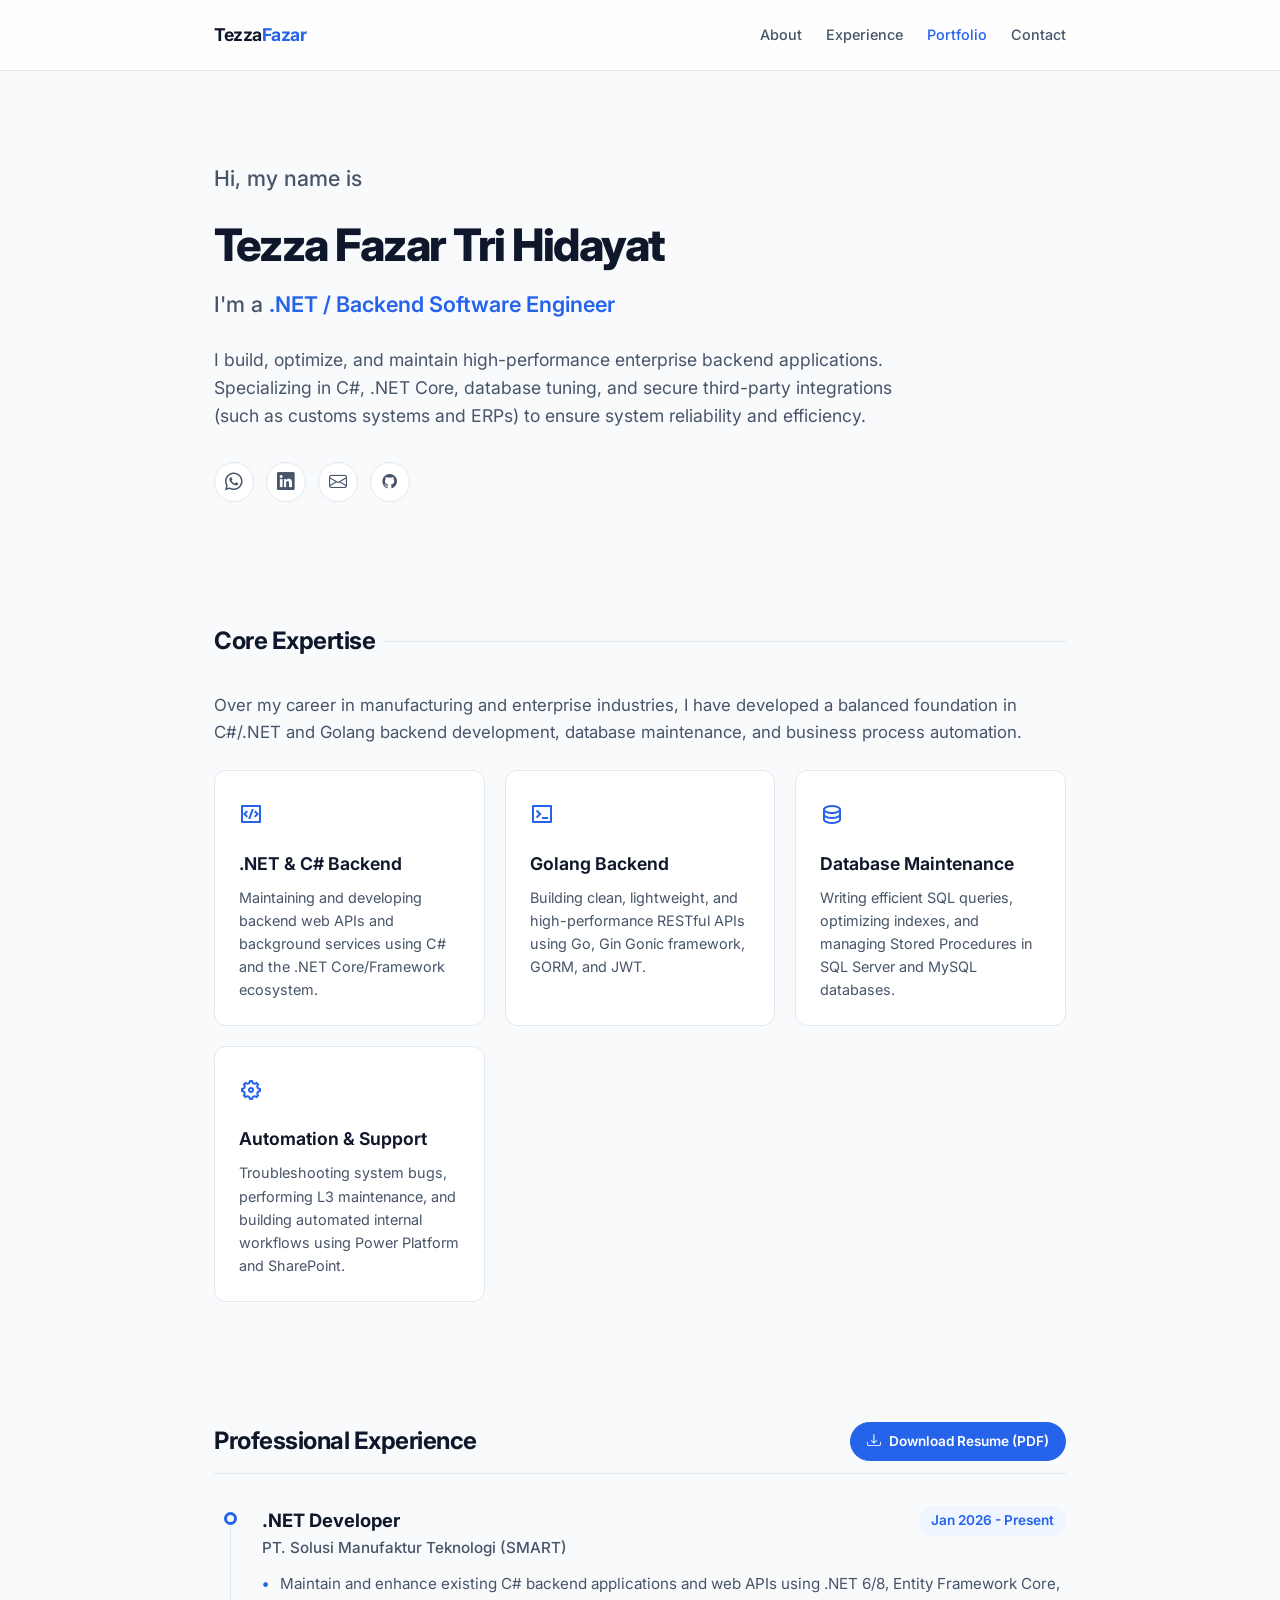
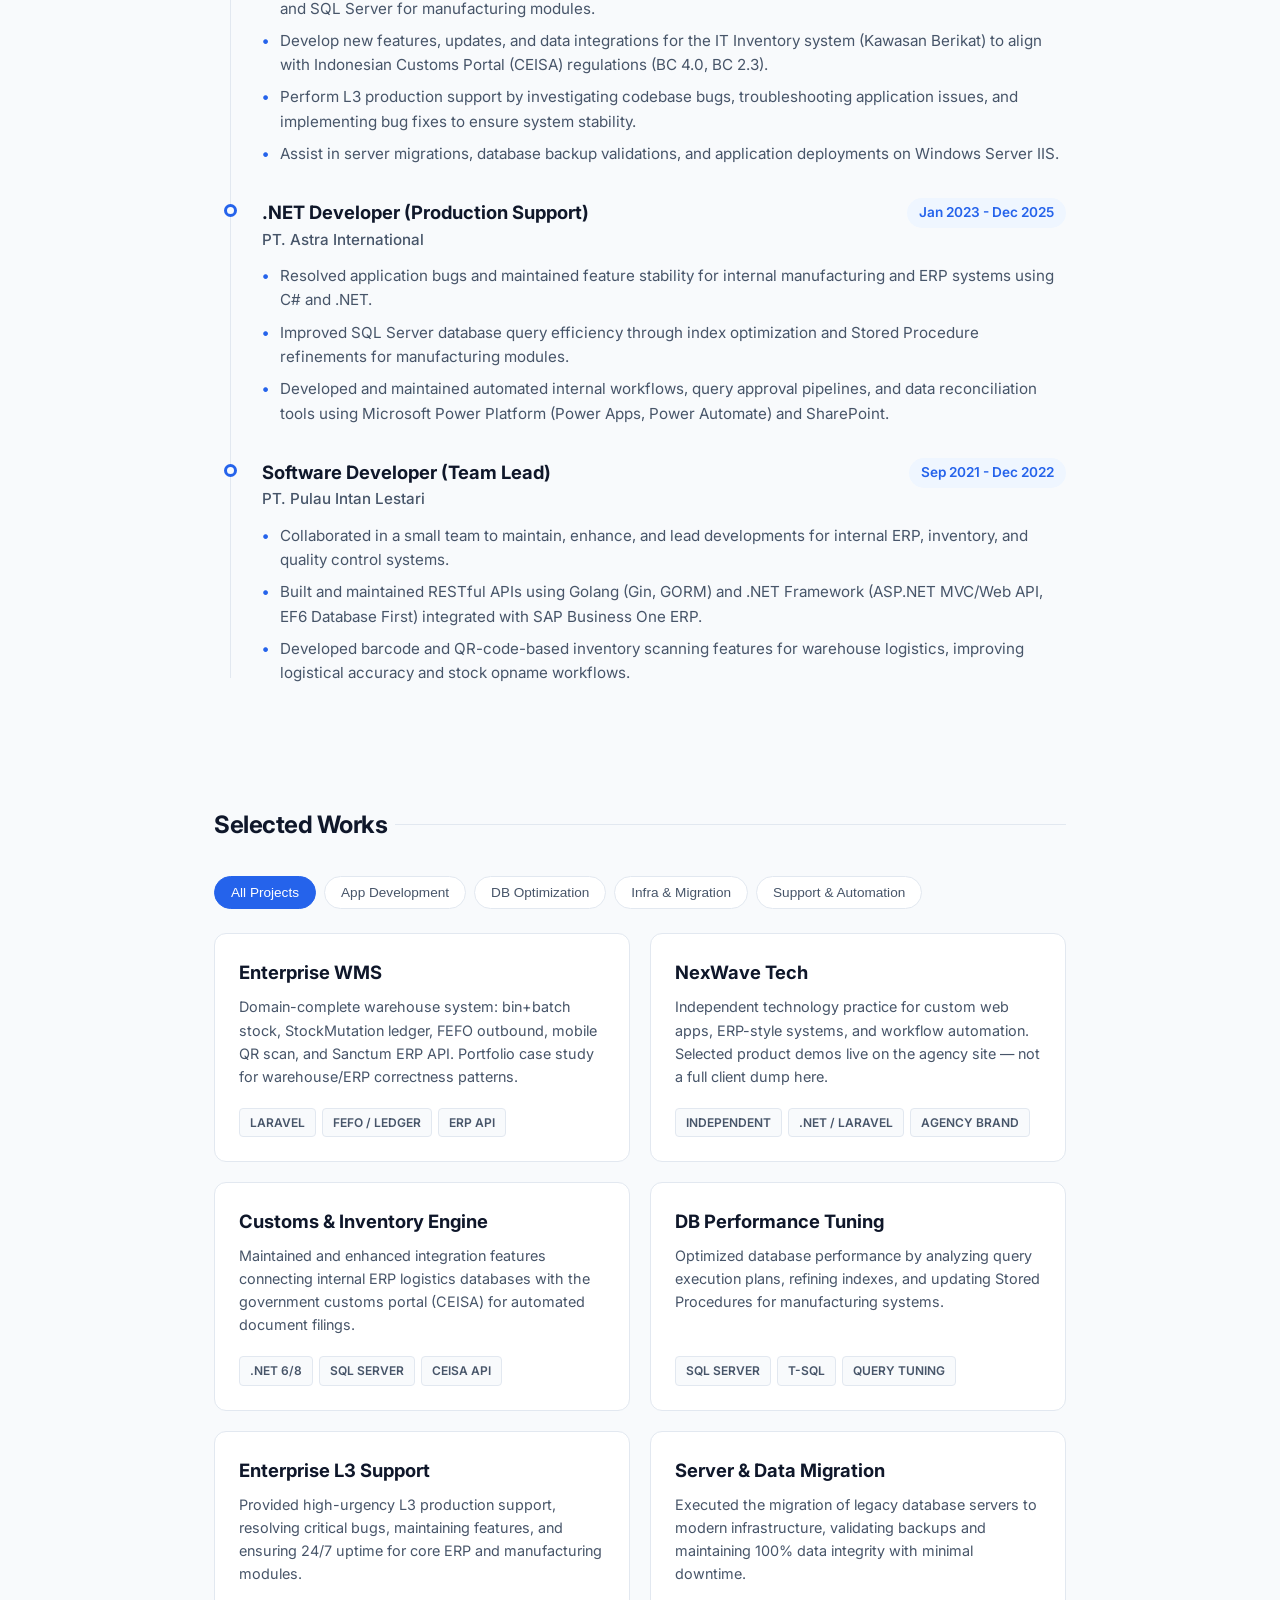
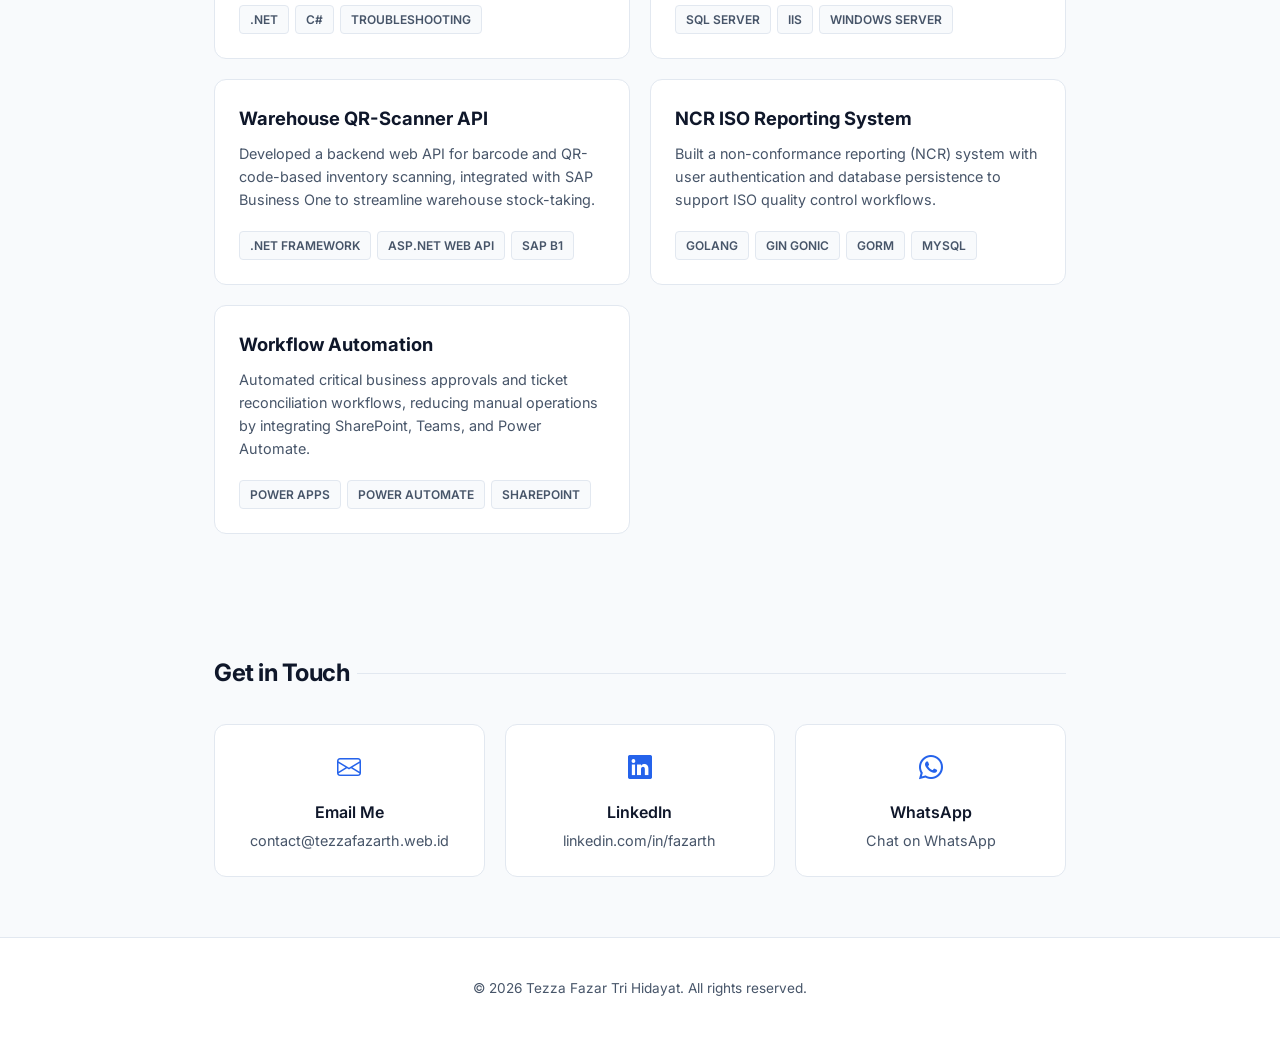
<file: index.html>
<!DOCTYPE html>
<html lang="en">

<head>
  <meta charset="utf-8">
  <meta content="width=device-width, initial-scale=1.0" name="viewport">

  <title>Tezza Fazar | .NET / Backend Software Engineer</title>
  <meta content="Personal portfolio of Tezza Fazar Tri Hidayat, a professional .NET and Backend Software Engineer specializing in C#, SQL Server optimization, and enterprise system integration." name="description">
  <meta content=".NET Developer, Backend Engineer, C# Developer, SQL Server Optimization, CEISA Integration, Power Platform, Indonesia Software Engineer" name="keywords">

  <!-- Open Graph / Social Media Meta Tags -->
  <meta property="og:title" content="Tezza Fazar | .NET / Backend Software Engineer">
  <meta property="og:description" content="Professional Backend Software Engineer specializing in the .NET ecosystem, Golang development, and SQL Server performance tuning.">
  <meta property="og:type" content="website">
  <meta property="og:url" content="https://fazarth.my.id">
  <meta property="og:image" content="https://fazarth.my.id/assets/img/TF.png">

  <!-- Favicons -->
  <link href="assets/img/TF.png" rel="icon" type="image/png" />
  <link href="assets/img/TF.png" rel="apple-touch-icon" />

  <!-- Google Fonts -->
  <link href="https://fonts.googleapis.com/css2?family=Inter:wght@300;400;500;600;700;800&display=swap" rel="stylesheet">

  <!-- Vendor CSS Files (for Icons) -->
  <link href="assets/vendor/bootstrap-icons/bootstrap-icons.css" rel="stylesheet">
  <link href="assets/vendor/boxicons/css/boxicons.min.css" rel="stylesheet">
  <link href="assets/vendor/remixicon/remixicon.css" rel="stylesheet">

  <!-- Main CSS File -->
  <link href="assets/css/style.css" rel="stylesheet">
</head>

<body>

  <!-- ======= Header ======= -->
  <header>
    <div class="container nav-container">
      <a href="#" class="logo">Tezza<span>Fazar</span></a>
      <ul class="nav-links">
        <li><a class="nav-link" href="#about">About</a></li>
        <li><a class="nav-link" href="#resume">Experience</a></li>
        <li><a class="nav-link" href="#portfolio">Portfolio</a></li>
        <li><a class="nav-link" href="#contact">Contact</a></li>
      </ul>
    </div>
  </header>

  <!-- ======= Hero Section ======= -->
  <section class="hero">
    <div class="container">
      <h2>Hi, my name is</h2>
      <h1>Tezza Fazar Tri Hidayat</h1>
      <h2>I'm a <span>.NET / Backend Software Engineer</span></h2>
      <p>
        I build, optimize, and maintain high-performance enterprise backend applications. Specializing in C#, .NET Core, database tuning, and secure third-party integrations (such as customs systems and ERPs) to ensure system reliability and efficiency.
      </p>
      <div class="social-links">
        <a href="#" onclick="openContact('wa', event)" class="social-btn" title="WhatsApp"><i class="bi bi-whatsapp"></i></a>
        <a href="https://www.linkedin.com/in/fazarth/" class="social-btn" target="_blank" title="LinkedIn"><i class="bi bi-linkedin"></i></a>
        <a href="mailto:contact@tezzafazarth.web.id" class="social-btn" target="_blank" title="Email"><i class="bi bi-envelope"></i></a>
        <a href="https://github.com/fazarth" class="social-btn" target="_blank" title="GitHub"><i class="bx bxl-github"></i></a>
      </div>
    </div>
  </section>

  <!-- ======= About Section ======= -->
  <section id="about">
    <div class="container">
      <h2 class="section-title">Core Expertise</h2>
      <p style="color: var(--text-muted); margin-bottom: 24px; font-size: 1.05rem;">
        Over my career in manufacturing and enterprise industries, I have developed a balanced foundation in C#/.NET and Golang backend development, database maintenance, and business process automation.
      </p>
      
      <div class="expertise-grid">
        <div class="expertise-card">
          <i class="ri-code-box-line"></i>
          <h3>.NET & C# Backend</h3>
          <p>Maintaining and developing backend web APIs and background services using C# and the .NET Core/Framework ecosystem.</p>
        </div>
        <div class="expertise-card">
          <i class="ri-terminal-box-line"></i>
          <h3>Golang Backend</h3>
          <p>Building clean, lightweight, and high-performance RESTful APIs using Go, Gin Gonic framework, GORM, and JWT.</p>
        </div>
        <div class="expertise-card">
          <i class="ri-database-2-line"></i>
          <h3>Database Maintenance</h3>
          <p>Writing efficient SQL queries, optimizing indexes, and managing Stored Procedures in SQL Server and MySQL databases.</p>
        </div>
        <div class="expertise-card">
          <i class="ri-settings-5-line"></i>
          <h3>Automation & Support</h3>
          <p>Troubleshooting system bugs, performing L3 maintenance, and building automated internal workflows using Power Platform and SharePoint.</p>
        </div>
      </div>
    </div>
  </section>

  <!-- ======= Experience Section ======= -->
  <section id="resume">
    <div class="container">
      <div style="display: flex; justify-content: space-between; align-items: center; flex-wrap: wrap; gap: 16px; margin-bottom: 32px; border-bottom: 1px solid var(--border); padding-bottom: 12px;">
        <h2 style="font-size: 1.5rem; font-weight: 700; letter-spacing: -0.5px; margin: 0;">Professional Experience</h2>
        <a href="https://drive.google.com/drive/folders/1_RKrGaPo-tIohkmOb41QRq3wo2bHa9Y6?usp=sharing" target="_blank" class="filter-btn" style="background-color: var(--primary); color: #ffffff; border-color: var(--primary); display: flex; align-items: center; gap: 8px; font-weight: 600; padding: 8px 16px; border-radius: 100px; font-size: 0.85rem; transition: all 0.2s ease;">
          <i class="bi bi-download"></i> Download Resume (PDF)
        </a>
      </div>
      
      <div class="timeline">
        <!-- SMART -->
        <div class="timeline-item">
          <div class="timeline-marker"></div>
          <div class="timeline-header">
            <div class="timeline-title">
              <h3>.NET Developer</h3>
              <p>PT. Solusi Manufaktur Teknologi (SMART)</p>
            </div>
            <span class="timeline-date">Jan 2026 - Present</span>
          </div>
          <div class="timeline-content">
            <ul>
              <li>Maintain and enhance existing C# backend applications and web APIs using .NET 6/8, Entity Framework Core, and SQL Server for manufacturing modules.</li>
              <li>Develop new features, updates, and data integrations for the IT Inventory system (Kawasan Berikat) to align with Indonesian Customs Portal (CEISA) regulations (BC 4.0, BC 2.3).</li>
              <li>Perform L3 production support by investigating codebase bugs, troubleshooting application issues, and implementing bug fixes to ensure system stability.</li>
              <li>Assist in server migrations, database backup validations, and application deployments on Windows Server IIS.</li>
            </ul>
          </div>
        </div>

        <!-- Astra -->
        <div class="timeline-item">
          <div class="timeline-marker"></div>
          <div class="timeline-header">
            <div class="timeline-title">
              <h3>.NET Developer (Production Support)</h3>
              <p>PT. Astra International</p>
            </div>
            <span class="timeline-date">Jan 2023 - Dec 2025</span>
          </div>
          <div class="timeline-content">
            <ul>
              <li>Resolved application bugs and maintained feature stability for internal manufacturing and ERP systems using C# and .NET.</li>
              <li>Improved SQL Server database query efficiency through index optimization and Stored Procedure refinements for manufacturing modules.</li>
              <li>Developed and maintained automated internal workflows, query approval pipelines, and data reconciliation tools using Microsoft Power Platform (Power Apps, Power Automate) and SharePoint.</li>
            </ul>
          </div>
        </div>

        <!-- PIL -->
        <div class="timeline-item">
          <div class="timeline-marker"></div>
          <div class="timeline-header">
            <div class="timeline-title">
              <h3>Software Developer (Team Lead)</h3>
              <p>PT. Pulau Intan Lestari</p>
            </div>
            <span class="timeline-date">Sep 2021 - Dec 2022</span>
          </div>
          <div class="timeline-content">
            <ul>
              <li>Collaborated in a small team to maintain, enhance, and lead developments for internal ERP, inventory, and quality control systems.</li>
              <li>Built and maintained RESTful APIs using Golang (Gin, GORM) and .NET Framework (ASP.NET MVC/Web API, EF6 Database First) integrated with SAP Business One ERP.</li>
              <li>Developed barcode and QR-code-based inventory scanning features for warehouse logistics, improving logistical accuracy and stock opname workflows.</li>
            </ul>
          </div>
        </div>
      </div>
    </div>
  </section>

  <!-- ======= Portfolio Section ======= -->
  <section id="portfolio">
    <div class="container">
      <h2 class="section-title">Selected Works</h2>
      
      <div class="portfolio-filters">
        <button class="filter-btn active" data-filter="all">All Projects</button>
        <button class="filter-btn" data-filter="dev">App Development</button>
        <button class="filter-btn" data-filter="db">DB Optimization</button>
        <button class="filter-btn" data-filter="infra">Infra & Migration</button>
        <button class="filter-btn" data-filter="support">Support & Automation</button>
      </div>

      <div class="portfolio-grid">
        <!-- Enterprise WMS -->
                        <a href="https://github.com/fazarth/warehouse/blob/master/PORTFOLIO.md" target="_blank" rel="noopener noreferrer" class="portfolio-card" data-category="dev" style="cursor: pointer; text-decoration: none;">
                          <h3>Enterprise WMS</h3>
                          <p>Domain-complete warehouse system: bin+batch stock, StockMutation ledger, FEFO outbound, mobile QR scan, and Sanctum ERP API. Portfolio case study for warehouse/ERP correctness patterns.</p>
                          <div class="portfolio-tags">
                            <span class="portfolio-tag">Laravel</span>
                            <span class="portfolio-tag">FEFO / Ledger</span>
                            <span class="portfolio-tag">ERP API</span>
                          </div>
                        </a>

                        <!-- NexWave Tech (agency brand — not a job project dump) -->
                        <a href="https://www.nexwave-tech.my.id/" target="_blank" rel="noopener noreferrer" class="portfolio-card" data-category="dev" style="cursor: pointer; text-decoration: none;">
                          <h3>NexWave Tech</h3>
                          <p>Independent technology practice for custom web apps, ERP-style systems, and workflow automation. Selected product demos live on the agency site — not a full client dump here.</p>
                          <div class="portfolio-tags">
                            <span class="portfolio-tag">Independent</span>
                            <span class="portfolio-tag">.NET / Laravel</span>
                            <span class="portfolio-tag">Agency Brand</span>
                          </div>
                        </a>

                <!-- Customs Engine -->
                <div class="portfolio-card" data-category="dev infra">
                  <h3>Customs & Inventory Engine</h3>
                  <p>Maintained and enhanced integration features connecting internal ERP logistics databases with the government customs portal (CEISA) for automated document filings.</p>
                  <div class="portfolio-tags">
                    <span class="portfolio-tag">.NET 6/8</span>
                    <span class="portfolio-tag">SQL Server</span>
                    <span class="portfolio-tag">CEISA API</span>
                  </div>
                </div>


        <!-- DB Tuning -->
        <div class="portfolio-card" data-category="db">
          <h3>DB Performance Tuning</h3>
          <p>Optimized database performance by analyzing query execution plans, refining indexes, and updating Stored Procedures for manufacturing systems.</p>
          <div class="portfolio-tags">
            <span class="portfolio-tag">SQL Server</span>
            <span class="portfolio-tag">T-SQL</span>
            <span class="portfolio-tag">Query Tuning</span>
          </div>
        </div>

        <!-- L3 Support -->
        <div class="portfolio-card" data-category="support">
          <h3>Enterprise L3 Support</h3>
          <p>Provided high-urgency L3 production support, resolving critical bugs, maintaining features, and ensuring 24/7 uptime for core ERP and manufacturing modules.</p>
          <div class="portfolio-tags">
            <span class="portfolio-tag">.NET</span>
            <span class="portfolio-tag">C#</span>
            <span class="portfolio-tag">Troubleshooting</span>
          </div>
        </div>

        <!-- Migration -->
        <div class="portfolio-card" data-category="infra">
          <h3>Server & Data Migration</h3>
          <p>Executed the migration of legacy database servers to modern infrastructure, validating backups and maintaining 100% data integrity with minimal downtime.</p>
          <div class="portfolio-tags">
            <span class="portfolio-tag">SQL Server</span>
            <span class="portfolio-tag">IIS</span>
            <span class="portfolio-tag">Windows Server</span>
          </div>
        </div>

        <!-- Warehouse Scanner -->
        <div class="portfolio-card" data-category="dev">
          <h3>Warehouse QR-Scanner API</h3>
          <p>Developed a backend web API for barcode and QR-code-based inventory scanning, integrated with SAP Business One to streamline warehouse stock-taking.</p>
          <div class="portfolio-tags">
            <span class="portfolio-tag">.NET Framework</span>
            <span class="portfolio-tag">ASP.NET Web API</span>
            <span class="portfolio-tag">SAP B1</span>
          </div>
        </div>

        <!-- NCR ISO System -->
        <div class="portfolio-card" data-category="dev">
          <h3>NCR ISO Reporting System</h3>
          <p>Built a non-conformance reporting (NCR) system with user authentication and database persistence to support ISO quality control workflows.</p>
          <div class="portfolio-tags">
            <span class="portfolio-tag">Golang</span>
            <span class="portfolio-tag">Gin Gonic</span>
            <span class="portfolio-tag">GORM</span>
            <span class="portfolio-tag">MySQL</span>
          </div>
        </div>

        <!-- Workflow Automation -->
        <div class="portfolio-card" data-category="support">
          <h3>Workflow Automation</h3>
          <p>Automated critical business approvals and ticket reconciliation workflows, reducing manual operations by integrating SharePoint, Teams, and Power Automate.</p>
          <div class="portfolio-tags">
            <span class="portfolio-tag">Power Apps</span>
            <span class="portfolio-tag">Power Automate</span>
            <span class="portfolio-tag">SharePoint</span>
          </div>
        </div>
      </div>
    </div>
  </section>

  <!-- ======= Contact Section ======= -->
  <section id="contact">
    <div class="container">
      <h2 class="section-title">Get in Touch</h2>
      <div class="contact-grid">
        <a href="mailto:contact@tezzafazarth.web.id" class="contact-card">
          <i class="bi bi-envelope"></i>
          <h3>Email Me</h3>
          <p>contact@tezzafazarth.web.id</p>
        </a>
        <a href="https://www.linkedin.com/in/fazarth/" class="contact-card" target="_blank">
          <i class="bi bi-linkedin"></i>
          <h3>LinkedIn</h3>
          <p>linkedin.com/in/fazarth</p>
        </a>
        <a href="#" onclick="openContact('wa', event)" class="contact-card">
          <i class="bi bi-whatsapp"></i>
          <h3>WhatsApp</h3>
          <p>Chat on WhatsApp</p>
        </a>
      </div>
    </div>
  </section>

  <!-- ======= Footer ======= -->
  <footer>
    <div class="container">
      <p>&copy; 2026 Tezza Fazar Tri Hidayat. All rights reserved.</p>
    </div>
  </footer>

  <!-- Simple Scripts -->
  <script>
    function openContact(type, event) {
      if (event) event.preventDefault();
      if (type === 'wa') {
        const country = '62';
        const num1 = '812';
        const num2 = '2229';
        const num3 = '7568';
        window.open('https://wa.me/' + country + num1 + num2 + num3, '_blank');
      }
    }

    document.addEventListener('DOMContentLoaded', () => {
      // Portfolio Filter
      const filterBtns = document.querySelectorAll('.filter-btn');
      const cards = document.querySelectorAll('.portfolio-card');

      filterBtns.forEach(btn => {
        btn.addEventListener('click', () => {
          filterBtns.forEach(b => b.classList.remove('active'));
          btn.classList.add('active');

          const filterValue = btn.getAttribute('data-filter');

          cards.forEach(card => {
            const categories = card.getAttribute('data-category') || '';
            
            if (filterValue === 'all') {
              card.style.display = 'flex';
            } else if (categories.includes(filterValue)) {
              card.style.display = 'flex';
            } else {
              card.style.display = 'none';
            }
          });
        });
      });

      // Active Navigation Link Highlighter on Scroll
      const sections = document.querySelectorAll('section[id]');
      const navLinks = document.querySelectorAll('.nav-link');

      function highlightNav() {
        let scrollPosition = window.scrollY || document.documentElement.scrollTop;

        sections.forEach(section => {
          const sectionTop = section.offsetTop - 100;
          const sectionHeight = section.offsetHeight;
          const sectionId = section.getAttribute('id');

          if (scrollPosition >= sectionTop && scrollPosition < sectionTop + sectionHeight) {
            navLinks.forEach(link => {
              link.classList.remove('active');
              if (link.getAttribute('href') === '#' + sectionId) {
                link.classList.add('active');
              }
            });
          }
        });
      }

      window.addEventListener('scroll', highlightNav);
      highlightNav(); // Initial call
    });
  </script>

</body>

</html>
</file>
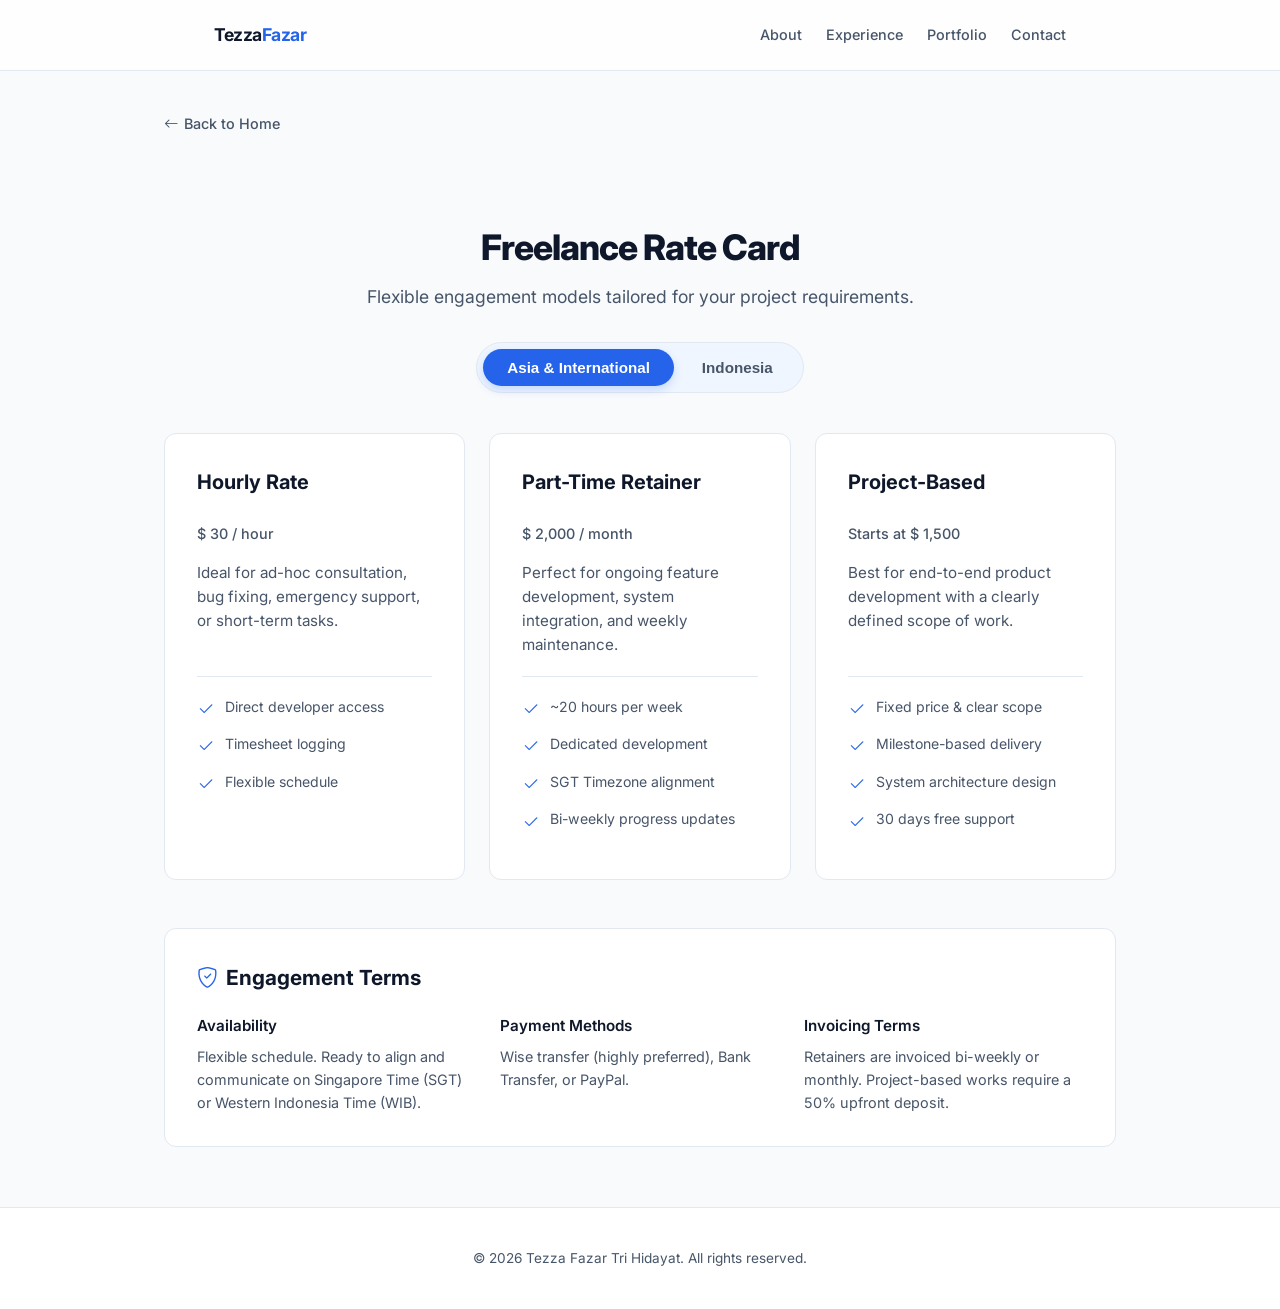
<file: ratecard.html>
<!DOCTYPE html>
<html lang="en">

<head>
  <meta charset="utf-8">
  <meta content="width=device-width, initial-scale=1.0" name="viewport">

  <title>Rate Card | Tezza Fazar</title>
  <meta content="Freelance rates and engagement models for Tezza Fazar Tri Hidayat, Backend Software Engineer."
    name="description">

  <!-- Favicons -->
  <link href="assets/img/TF.png" rel="icon" type="image/png" />

  <!-- Google Fonts -->
  <link href="https://fonts.googleapis.com/css2?family=Inter:wght@300;400;500;600;700;800&display=swap"
    rel="stylesheet">

  <!-- Vendor CSS Files (for Icons) -->
  <link href="assets/vendor/bootstrap-icons/bootstrap-icons.css" rel="stylesheet">
  <link href="assets/vendor/boxicons/css/boxicons.min.css" rel="stylesheet">
  <link href="assets/vendor/remixicon/remixicon.css" rel="stylesheet">

  <!-- Main CSS File -->
  <link href="assets/css/style.css" rel="stylesheet">

  <style>
    .ratecard-header {
      padding: 60px 0 30px 0;
      text-align: center;
    }

    .ratecard-header h1 {
      font-size: 2.2rem;
      font-weight: 800;
      letter-spacing: -1px;
      margin-bottom: 8px;
    }

    .ratecard-header p {
      color: var(--text-muted);
      font-size: 1.1rem;
      max-width: 600px;
      margin: 0 auto;
    }

    /* Toggle Switch Wrapper */
    .toggle-container {
      display: flex;
      justify-content: center;
      margin-bottom: 40px;
    }

    .toggle-switch {
      background-color: var(--primary-light);
      border: 1px solid var(--border);
      padding: 6px;
      border-radius: 100px;
      display: flex;
      gap: 4px;
      position: relative;
    }

    .toggle-btn {
      border: none;
      background: none;
      padding: 10px 24px;
      font-size: 0.95rem;
      font-weight: 600;
      color: var(--text-muted);
      cursor: pointer;
      border-radius: 100px;
      transition: all 0.25s cubic-bezier(0.4, 0, 0.2, 1);
    }

    .toggle-btn.active {
      background-color: var(--primary);
      color: #ffffff;
      box-shadow: 0 4px 10px rgba(37, 99, 235, 0.2);
    }

    .pricing-grid {
      display: grid;
      grid-template-columns: repeat(auto-fit, minmax(280px, 1fr));
      gap: 24px;
      margin-bottom: 48px;
    }

    @media (min-width: 768px) {
      .pricing-grid {
        grid-template-columns: repeat(3, 1fr);
      }
    }

    .pricing-card {
      background-color: var(--bg-card);
      border: 1px solid var(--border);
      border-radius: var(--radius);
      padding: 32px;
      transition: all 0.3s ease;
      display: flex;
      flex-direction: column;
      position: relative;
      overflow: hidden;
    }

    .pricing-card:hover {
      transform: translateY(-4px);
      border-color: var(--primary);
      box-shadow: 0 12px 30px rgba(15, 23, 42, 0.05);
    }

    .pricing-card h3 {
      font-size: 1.25rem;
      font-weight: 700;
      margin-bottom: 8px;
    }

    .pricing-card .price {
      font-size: 2rem;
      font-weight: 800;
      letter-spacing: -1px;
      color: var(--text-main);
      margin: 16px 0;
      display: flex;
      align-items: baseline;
      gap: 4px;
    }

    .pricing-card .price span {
      font-size: 0.9rem;
      font-weight: 500;
      color: var(--text-muted);
      letter-spacing: 0;
    }

    .card-top {
      display: flex;
      flex-direction: column;
      height: 210px;
    }

    .pricing-card p.description {
      color: var(--text-muted);
      font-size: 0.95rem;
      margin-bottom: 24px;
    }

    .pricing-card ul {
      list-style: none;
      padding: 0;
      flex-grow: 1;
      border-top: 1px solid var(--border);
      padding-top: 20px;
    }

    main.container {
      max-width: 1000px;
    }

    .pricing-card ul li {
      font-size: 0.88rem;
      color: var(--text-muted);
      margin-bottom: 12px;
      display: flex;
      align-items: flex-start;
      gap: 10px;
      line-height: 1.4;
    }

    .pricing-card ul li i {
      color: var(--primary);
      font-size: 1.1rem;
      margin-top: 1px;
    }

    /* Info Info Section */
    .terms-section {
      background-color: var(--bg-card);
      border: 1px solid var(--border);
      border-radius: var(--radius);
      padding: 32px;
      margin-bottom: 60px;
    }

    .terms-section h3 {
      font-size: 1.3rem;
      font-weight: 700;
      margin-bottom: 20px;
      display: flex;
      align-items: center;
      gap: 8px;
    }

    .terms-section h3 i {
      color: var(--primary);
    }

    .terms-grid {
      display: grid;
      grid-template-columns: repeat(auto-fit, minmax(220px, 1fr));
      gap: 24px;
    }

    .term-item h4 {
      font-size: 0.95rem;
      font-weight: 600;
      margin-bottom: 6px;
    }

    .term-item p {
      font-size: 0.9rem;
      color: var(--text-muted);
    }

    .back-btn {
      display: inline-flex;
      align-items: center;
      gap: 6px;
      font-size: 0.9rem;
      font-weight: 500;
      color: var(--text-muted);
      margin-bottom: 24px;
      transition: color 0.2s;
    }

    .back-btn:hover {
      color: var(--primary);
    }
  </style>
</head>

<body>

  <!-- ======= Header ======= -->
  <header>
    <div class="container nav-container">
      <a href="index.html" class="logo">Tezza<span>Fazar</span></a>
      <ul class="nav-links">
        <li><a class="nav-link" href="index.html#about">About</a></li>
        <li><a class="nav-link" href="index.html#resume">Experience</a></li>
        <li><a class="nav-link" href="index.html#portfolio">Portfolio</a></li>
        <li><a class="nav-link" href="index.html#contact">Contact</a></li>
      </ul>
    </div>
  </header>

  <main class="container" style="padding-top: 40px;">

    <a href="index.html" class="back-btn">
      <i class="bi bi-arrow-left"></i> Back to Home
    </a>

    <!-- Header -->
    <div class="ratecard-header">
      <h1>Freelance Rate Card</h1>
      <p>Flexible engagement models tailored for your project requirements.</p>
    </div>

    <!-- Region Toggle Switch -->
    <div class="toggle-container">
      <div class="toggle-switch">
        <button class="toggle-btn active" id="btn-asia" onclick="setRegion('asia')">Asia & International</button>
        <button class="toggle-btn" id="btn-id" onclick="setRegion('id')">Indonesia</button>
      </div>
    </div>

    <!-- Pricing Grid -->
    <div class="pricing-grid">
      <!-- Hourly -->
      <div class="pricing-card">
        <div class="card-top">
          <h3>Hourly Rate</h3>
          <div class="price">
            <span class="currency">$</span><span class="amount" id="price-hourly">30</span>
            <span class="period">/ hour</span>
          </div>
          <p class="description" id="desc-hourly">Ideal for ad-hoc consultation, bug fixing, emergency support, or
            short-term tasks.</p>
        </div>
        <ul>
          <li><i class="bi bi-check2"></i> <span id="lbl-h1">Direct developer access</span></li>
          <li><i class="bi bi-check2"></i> <span id="lbl-h2">Timesheet logging</span></li>
          <li><i class="bi bi-check2"></i> <span id="lbl-h3">Flexible schedule</span></li>
        </ul>
      </div>

      <!-- Part-Time Retainer -->
      <div class="pricing-card">
        <div class="card-top">
          <h3>Part-Time Retainer</h3>
          <div class="price">
            <span class="currency">$</span><span class="amount" id="price-parttime">2,000</span>
            <span class="period">/ month</span>
          </div>
          <p class="description" id="desc-parttime">Perfect for ongoing feature development, system integration, and
            weekly maintenance.</p>
        </div>
        <ul>
          <li><i class="bi bi-check2"></i> <span id="lbl-p1">~20 hours per week</span></li>
          <li><i class="bi bi-check2"></i> <span id="lbl-p2">Dedicated development</span></li>
          <li><i class="bi bi-check2"></i> <span id="lbl-p3">SGT Timezone alignment</span></li>
          <li><i class="bi bi-check2"></i> <span id="lbl-p4">Bi-weekly progress updates</span></li>
        </ul>
      </div>

      <!-- Project-Based -->
      <div class="pricing-card">
        <div class="card-top">
          <h3>Project-Based</h3>
          <div class="price">
            <span class="currency">Starts at $</span><span class="amount" id="price-project">1,500</span>
            <span class="period"></span>
          </div>
          <p class="description" id="desc-project">Best for end-to-end product development with a clearly defined scope
            of work.</p>
        </div>
        <ul>
          <li><i class="bi bi-check2"></i> <span id="lbl-f1">Fixed price & clear scope</span></li>
          <li><i class="bi bi-check2"></i> <span id="lbl-f2">Milestone-based delivery</span></li>
          <li><i class="bi bi-check2"></i> <span id="lbl-f3">System architecture design</span></li>
          <li><i class="bi bi-check2"></i> <span id="lbl-f4">30 days free support</span></li>
        </ul>
      </div>
    </div>

    <!-- Engagement Terms -->
    <div class="terms-section">
      <h3><i class="bi bi-shield-check"></i> Engagement Terms</h3>
      <div class="terms-grid">
        <div class="term-item">
          <h4>Availability</h4>
          <p id="term-avail">Flexible schedule. Ready to align and communicate on Singapore Time (SGT) or Western
            Indonesia Time (WIB).</p>
        </div>
        <div class="term-item">
          <h4>Payment Methods</h4>
          <p id="term-pay">Wise transfer (highly preferred), Bank Transfer, or PayPal.</p>
        </div>
        <div class="term-item">
          <h4>Invoicing Terms</h4>
          <p id="term-invoice">Retainers are invoiced bi-weekly or monthly. Project-based works require a 50% upfront
            deposit.</p>
        </div>
      </div>
    </div>

  </main>

  <!-- ======= Footer ======= -->
  <footer style="margin-top: auto;">
    <div class="container">
      <p>&copy; 2026 Tezza Fazar Tri Hidayat. All rights reserved.</p>
    </div>
  </footer>

  <script>
    const data = {
      asia: {
        currency: "$",
        hourly: "30",
        parttime: "2,000",
        project: "1,500",
        descHourly: "Ideal for ad-hoc consultation, bug fixing, emergency support, or short-term tasks.",
        descParttime: "Perfect for ongoing feature development, system integration, and weekly maintenance.",
        descProject: "Best for end-to-end product development with a clearly defined scope of work.",
        lblH1: "Direct developer access",
        lblH2: "Timesheet logging",
        lblH3: "Flexible schedule",
        lblP1: "~20 hours per week",
        lblP2: "Dedicated development",
        lblP3: "SGT Timezone alignment",
        lblP4: "Bi-weekly progress updates",
        lblF1: "Fixed price & clear scope",
        lblF2: "Milestone-based delivery",
        lblF3: "System architecture design",
        lblF4: "30 days free support",
        termAvail: "Flexible schedule. Ready to align and communicate on Singapore Time (SGT) or Western Indonesian Time (WIB).",
        termPay: "Wise transfer (highly preferred), Local Bank Transfer (SGD/USD), or PayPal.",
        termInvoice: "Retainers are invoiced bi-weekly or monthly. Project-based works require a 50% upfront deposit."
      },
      id: {
        currency: "Rp",
        hourly: "250.000",
        parttime: "15.000.000",
        project: "10.000.000",
        descHourly: "Cocok untuk konsultasi ad-hoc, perbaikan bug, penanganan darurat, atau tugas jangka pendek.",
        descParttime: "Sangat pas untuk pengembangan fitur berkelanjutan, integrasi sistem, dan pemeliharaan rutin.",
        descProject: "Terbaik untuk pengembangan produk lengkap dari awal dengan ruang lingkup yang jelas.",
        lblH1: "Akses langsung developer",
        lblH2: "Laporan jam kerja (Timesheet)",
        lblH3: "Jadwal kerja fleksibel",
        lblP1: "~20 jam per minggu",
        lblP2: "Dukungan berkelanjutan",
        lblP3: "WIB Timezone alignment",
        lblP4: "Laporan progres dwi-mingguan",
        lblF1: "Harga tetap & lingkup jelas",
        lblF2: "Pengiriman berbasis milestone",
        lblF3: "Desain arsitektur sistem",
        lblF4: "Garansi dukungan gratis 30 hari",
        termAvail: "Jadwal fleksibel. Siap berkolaborasi sesuai jam kerja Indonesia Barat (WIB).",
        termPay: "Transfer Bank Lokal (BCA/Mandiri) atau QRIS.",
        termInvoice: "Model retainer ditagih dwi-mingguan/bulanan. Project-based membutuhkan DP 50% di awal."
      }
    };

    function setRegion(region) {
      // Toggle active classes on buttons
      document.getElementById('btn-asia').classList.toggle('active', region === 'asia');
      document.getElementById('btn-id').classList.toggle('active', region === 'id');

      // Update currency and prices
      const currencyElements = document.querySelectorAll('.price .currency');
      currencyElements.forEach((el, index) => {
        if (index === 2) { // Project-based prefix currency
          el.innerText = region === 'asia' ? 'Starts at $' : 'Mulai Rp ';
        } else {
          el.innerText = data[region].currency + " ";
        }
      });

      document.getElementById('price-hourly').innerText = data[region].hourly;
      document.getElementById('price-parttime').innerText = data[region].parttime;
      document.getElementById('price-project').innerText = data[region].project;

      // Update descriptions
      document.getElementById('desc-hourly').innerText = data[region].descHourly;
      document.getElementById('desc-parttime').innerText = data[region].descParttime;
      document.getElementById('desc-project').innerText = data[region].descProject;

      // Update card list labels
      document.getElementById('lbl-h1').innerText = data[region].lblH1;
      document.getElementById('lbl-h2').innerText = data[region].lblH2;
      document.getElementById('lbl-h3').innerText = data[region].lblH3;
      document.getElementById('lbl-p1').innerText = data[region].lblP1;
      document.getElementById('lbl-p2').innerText = data[region].lblP2;
      document.getElementById('lbl-p3').innerText = data[region].lblP3;
      document.getElementById('lbl-p4').innerText = data[region].lblP4;
      document.getElementById('lbl-f1').innerText = data[region].lblF1;
      document.getElementById('lbl-f2').innerText = data[region].lblF2;
      document.getElementById('lbl-f3').innerText = data[region].lblF3;
      document.getElementById('lbl-f4').innerText = data[region].lblF4;

      // Update terms details
      document.getElementById('term-avail').innerText = data[region].termAvail;
      document.getElementById('term-pay').innerText = data[region].termPay;
      document.getElementById('term-invoice').innerText = data[region].termInvoice;
    }
  </script>
</body>

</html>
</file>
<file: assets/css/style.css>
html {
  scroll-behavior: smooth;
  scroll-padding-top: 90px; /* Offset for sticky header (70px header + 20px padding) */
}

:root {
  --bg-main: #f8fafc;
  --bg-card: #ffffff;
  --text-main: #0f172a;
  --text-muted: #475569;
  --primary: #2563eb; /* Royal Blue */
  --primary-light: #eff6ff;
  --border: #e2e8f0;
  --border-hover: #cbd5e1;
  --radius: 12px;
  --font-sans: 'Inter', -apple-system, BlinkMacSystemFont, "Segoe UI", Roboto, sans-serif;
}

* {
  box-sizing: border-box;
  margin: 0;
  padding: 0;
}

body {
  font-family: var(--font-sans);
  background-color: var(--bg-main);
  color: var(--text-main);
  line-height: 1.6;
  -webkit-font-smoothing: antialiased;
}

a {
  color: inherit;
  text-decoration: none;
  transition: all 0.2s ease;
}

/* Container */
.container {
  max-width: 900px;
  margin: 0 auto;
  padding: 0 24px;
}

/* Header & Nav */
header {
  border-bottom: 1px solid var(--border);
  background-color: rgba(255, 255, 255, 0.8);
  backdrop-filter: blur(8px);
  position: sticky;
  top: 0;
  z-index: 100;
}

.nav-container {
  display: flex;
  justify-content: space-between;
  align-items: center;
  height: 70px;
}

.logo {
  font-size: 1.1rem;
  font-weight: 700;
  letter-spacing: -0.5px;
}

.logo span {
  color: var(--primary);
}

.nav-links {
  display: flex;
  gap: 24px;
  list-style: none;
}

.nav-link {
  font-size: 0.9rem;
  font-weight: 500;
  color: var(--text-muted);
}

.nav-link:hover, .nav-link.active {
  color: var(--primary);
}

/* Hero Section */
.hero {
  padding: 90px 0 60px 0;
}

.hero h1 {
  font-size: 2.8rem;
  font-weight: 800;
  letter-spacing: -1.5px;
  line-height: 1.15;
  margin-bottom: 16px;
}

.hero h2 {
  font-size: 1.35rem;
  font-weight: 500;
  color: var(--text-muted);
  margin-bottom: 24px;
}

.hero h2 span {
  color: var(--primary);
  font-weight: 600;
}

.hero p {
  font-size: 1.1rem;
  color: var(--text-muted);
  max-width: 680px;
  margin-bottom: 32px;
}

.social-links {
  display: flex;
  gap: 12px;
}

.social-btn {
  display: flex;
  align-items: center;
  justify-content: center;
  width: 40px;
  height: 40px;
  border-radius: 50%;
  border: 1px solid var(--border);
  background: var(--bg-card);
  color: var(--text-muted);
  font-size: 1.1rem;
}

.social-btn:hover {
  border-color: var(--primary);
  color: var(--primary);
  background: var(--primary-light);
  transform: translateY(-2px);
}

/* Section General */
section {
  padding: 60px 0;
}

.section-title {
  font-size: 1.5rem;
  font-weight: 700;
  letter-spacing: -0.5px;
  margin-bottom: 32px;
  display: flex;
  align-items: center;
  gap: 8px;
}

.section-title::after {
  content: "";
  flex-grow: 1;
  height: 1px;
  background-color: var(--border);
}

/* About / Expertise Grid */
.expertise-grid {
  display: grid;
  grid-template-columns: repeat(auto-fit, minmax(260px, 1fr));
  gap: 20px;
  margin-top: 24px;
}

.expertise-card {
  background: var(--bg-card);
  border: 1px solid var(--border);
  border-radius: var(--radius);
  padding: 24px;
  transition: all 0.2s ease;
}

.expertise-card:hover {
  border-color: var(--border-hover);
  box-shadow: 0 4px 12px rgba(0, 0, 0, 0.03);
}

.expertise-card i {
  font-size: 1.5rem;
  color: var(--primary);
  margin-bottom: 16px;
  display: inline-block;
}

.expertise-card h3 {
  font-size: 1.1rem;
  font-weight: 650;
  margin-bottom: 8px;
}

.expertise-card p {
  font-size: 0.9rem;
  color: var(--text-muted);
}

/* Experience / Timeline */
.timeline {
  display: flex;
  flex-direction: column;
  gap: 32px;
  position: relative;
}

.timeline::before {
  content: "";
  position: absolute;
  left: 16px;
  top: 8px;
  bottom: 8px;
  width: 1px;
  background-color: var(--border);
}

.timeline-item {
  position: relative;
  padding-left: 48px;
}

.timeline-marker {
  position: absolute;
  left: 10px;
  top: 6px;
  width: 13px;
  height: 13px;
  border-radius: 50%;
  background-color: var(--bg-main);
  border: 3px solid var(--primary);
  z-index: 2;
}

.timeline-header {
  display: flex;
  justify-content: space-between;
  align-items: flex-start;
  flex-wrap: wrap;
  gap: 8px;
  margin-bottom: 12px;
}

.timeline-title h3 {
  font-size: 1.15rem;
  font-weight: 700;
}

.timeline-title p {
  font-size: 0.95rem;
  color: var(--text-muted);
  font-weight: 500;
}

.timeline-date {
  font-size: 0.85rem;
  font-weight: 600;
  color: var(--primary);
  background-color: var(--primary-light);
  padding: 4px 12px;
  border-radius: 100px;
}

.timeline-content ul {
  list-style-type: none;
  display: flex;
  flex-direction: column;
  gap: 8px;
}

.timeline-content li {
  font-size: 0.95rem;
  color: var(--text-muted);
  position: relative;
  padding-left: 18px;
}

.timeline-content li::before {
  content: "•";
  position: absolute;
  left: 0;
  color: var(--primary);
  font-weight: bold;
}

/* Portfolio Grid */
.portfolio-filters {
  display: flex;
  gap: 8px;
  flex-wrap: wrap;
  margin-bottom: 24px;
}

.filter-btn {
  background: var(--bg-card);
  border: 1px solid var(--border);
  padding: 8px 16px;
  border-radius: 100px;
  font-size: 0.85rem;
  font-weight: 500;
  color: var(--text-muted);
  cursor: pointer;
  transition: all 0.2s ease;
}

.filter-btn:hover, .filter-btn.active {
  background-color: var(--primary);
  color: #ffffff;
  border-color: var(--primary);
}

.portfolio-grid {
  display: grid;
  grid-template-columns: repeat(auto-fit, minmax(280px, 1fr));
  gap: 20px;
}

.portfolio-card {
  background: var(--bg-card);
  border: 1px solid var(--border);
  border-radius: var(--radius);
  padding: 24px;
  display: flex;
  flex-direction: column;
  height: 100%;
  transition: all 0.2s ease;
}

.portfolio-card:hover {
  border-color: var(--border-hover);
  box-shadow: 0 6px 16px rgba(0, 0, 0, 0.04);
  transform: translateY(-2px);
}

.portfolio-card h3 {
  font-size: 1.15rem;
  font-weight: 700;
  margin-bottom: 8px;
}

.portfolio-card p {
  font-size: 0.9rem;
  color: var(--text-muted);
  flex-grow: 1;
  margin-bottom: 20px;
}

.portfolio-tags {
  display: flex;
  flex-wrap: wrap;
  gap: 6px;
}

.portfolio-tag {
  font-size: 0.75rem;
  font-weight: 600;
  background-color: var(--bg-main);
  border: 1px solid var(--border);
  color: var(--text-muted);
  padding: 4px 10px;
  border-radius: 4px;
  text-transform: uppercase;
}

/* Contact Section */
.contact-grid {
  display: grid;
  grid-template-columns: repeat(auto-fit, minmax(220px, 1fr));
  gap: 20px;
}

.contact-card {
  background: var(--bg-card);
  border: 1px solid var(--border);
  border-radius: var(--radius);
  padding: 24px;
  text-align: center;
  transition: all 0.2s ease;
}

.contact-card:hover {
  border-color: var(--border-hover);
  box-shadow: 0 4px 12px rgba(0, 0, 0, 0.03);
}

.contact-card i {
  font-size: 1.5rem;
  color: var(--primary);
  margin-bottom: 12px;
  display: inline-block;
}

.contact-card h3 {
  font-size: 1rem;
  font-weight: 600;
  margin-bottom: 4px;
}

.contact-card p {
  font-size: 0.9rem;
  color: var(--text-muted);
}

/* Footer */
footer {
  border-top: 1px solid var(--border);
  padding: 40px 0;
  background: var(--bg-card);
  text-align: center;
  font-size: 0.85rem;
  color: var(--text-muted);
}

/* Responsive */
@media (max-width: 768px) {
  .hero h1 {
    font-size: 2.2rem;
  }
  .timeline::before {
    left: 12px;
  }
  .timeline-item {
    padding-left: 36px;
  }
  .timeline-marker {
    left: 6px;
  }
  .timeline-header {
    flex-direction: column;
    align-items: flex-start;
    gap: 4px;
  }
  .timeline-date {
    align-self: flex-start;
  }
}
</file>
